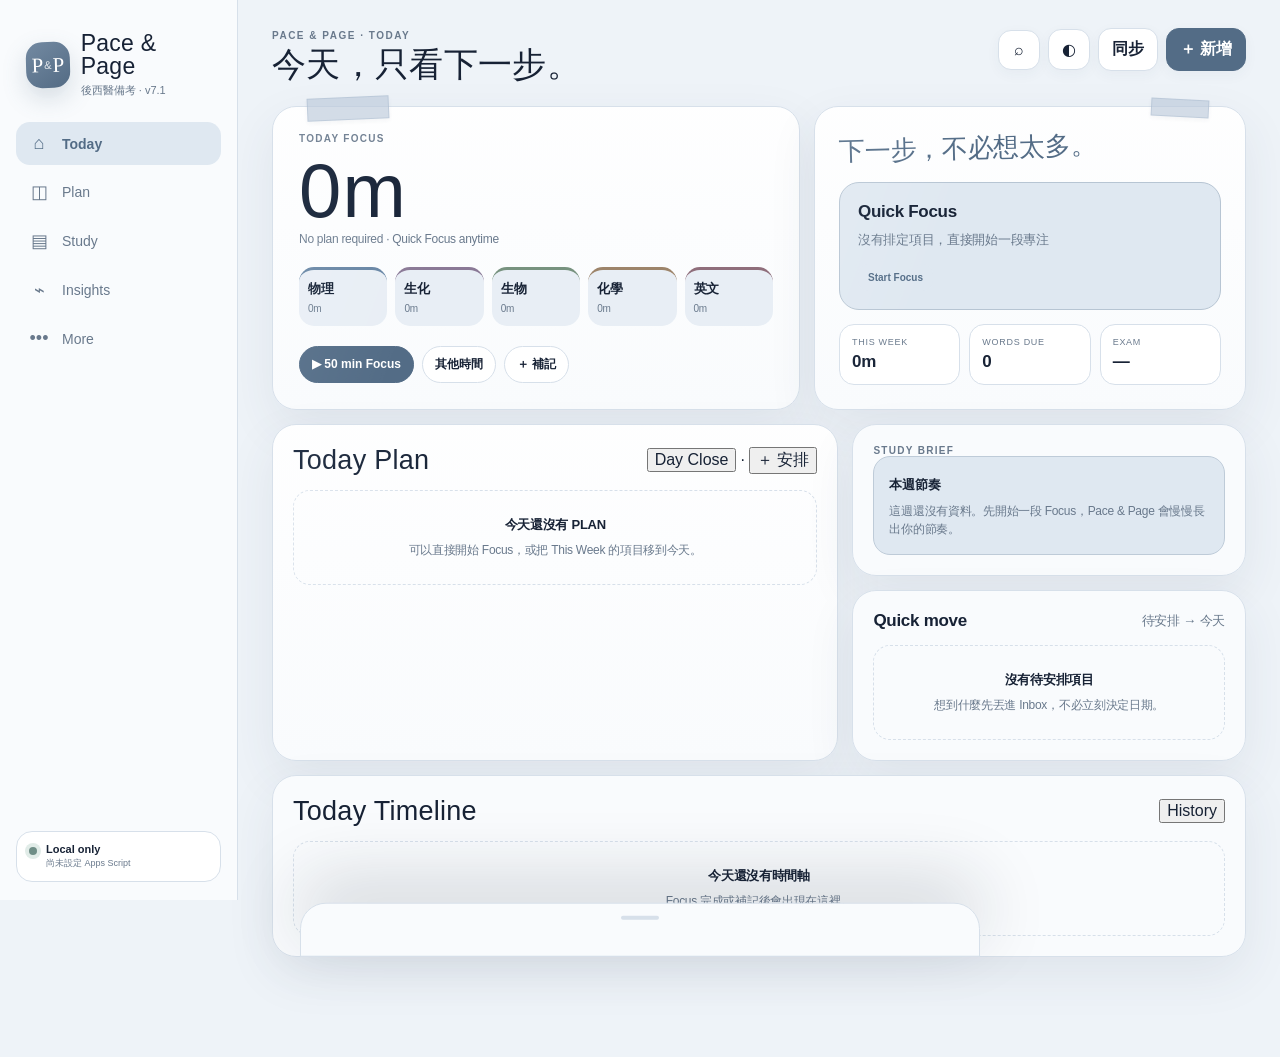
<file: index.html>
<!doctype html>
<html lang="zh-Hant">
<head>
  <meta charset="utf-8">
  <meta name="viewport" content="width=device-width,initial-scale=1,viewport-fit=cover">
  <meta name="theme-color" content="#eef3f8">
  <meta name="apple-mobile-web-app-capable" content="yes">
  <meta name="apple-mobile-web-app-status-bar-style" content="default">
  <meta name="description" content="Pace & Page｜後西醫備考 Planner、Focus 與進度追蹤">
  <title>Pace & Page｜後西醫備考</title>
  <link rel="manifest" href="manifest.webmanifest">
  <link rel="apple-touch-icon" href="icon-180.png">
  <link rel="stylesheet" href="styles.css">
</head>
<body>
<div id="appShell" class="app-shell">
  <aside class="sidebar">
    <button class="brand" data-nav="today" aria-label="回到 Today">
      <span class="brand-mark"><i>P</i><em>&</em><i>P</i></span>
      <span class="brand-copy"><b class="display-font">Pace & Page</b><small>後西醫備考 · v7.1</small></span>
    </button>
    <nav class="side-nav">
      <button class="nav-item active" data-nav="today"><span class="nav-ico">⌂</span><span>Today</span></button>
      <button class="nav-item" data-nav="plan"><span class="nav-ico">◫</span><span>Plan</span></button>
      <button class="nav-item" data-nav="study"><span class="nav-ico">▤</span><span>Study</span></button>
      <button class="nav-item" data-nav="insights"><span class="nav-ico">⌁</span><span>Insights</span></button>
      <button class="nav-item" data-nav="more"><span class="nav-ico">•••</span><span>More</span></button>
    </nav>
    <div class="sidebar-foot">
      <button class="sync-card" id="syncBtnSide">
        <span class="sync-dot" id="syncDot"></span>
        <span><b id="syncStatus">Local ready</b><small id="lastSync">尚未雲端同步</small></span>
      </button>
    </div>
  </aside>

  <main class="main">
    <header class="topbar">
      <div class="top-title">
        <p id="eyebrow">PACE & PAGE · TODAY</p>
        <h1 class="display-font" id="pageTitle">今天，只看下一步。</h1>
      </div>
      <div class="top-actions">
        <button class="icon-btn" id="searchBtn" title="搜尋">⌕</button>
        <button class="icon-btn" id="themeBtn" title="切換深色模式">◐</button>
        <button class="soft-btn desktop-only" id="syncBtn">同步</button>
        <button class="primary-btn" id="quickAddBtn">＋ 新增</button>
      </div>
    </header>

    <section class="view active" id="view-today"></section>
    <section class="view" id="view-plan"></section>
    <section class="view" id="view-study"></section>
    <section class="view" id="view-insights"></section>
    <section class="view" id="view-more"></section>
  </main>

  <nav class="mobile-nav">
    <button class="active" data-nav="today"><span>⌂</span><small>Today</small></button>
    <button data-nav="plan"><span>◫</span><small>Plan</small></button>
    <button data-nav="study"><span>▤</span><small>Study</small></button>
    <button data-nav="insights"><span>⌁</span><small>Insights</small></button>
    <button data-nav="more"><span>•••</span><small>More</small></button>
  </nav>

  <button class="fab" id="fabBtn" aria-label="快速新增">＋</button>

  <div class="sheet-backdrop" id="sheetBackdrop"></div>
  <section class="bottom-sheet" id="bottomSheet" aria-modal="true" role="dialog">
    <div class="sheet-grabber"></div>
    <div id="sheetContent"></div>
  </section>

  <div class="focus-layer" id="focusLayer" aria-hidden="true">
    <div class="focus-shell paper-focus">
      <div class="focus-top">
        <div class="focus-meta"><span id="focusSubject">Quick Focus</span><small id="focusTopic">結束後再紀錄內容</small></div>
        <div class="focus-window-actions">
          <button class="focus-window-btn" id="focusMinimize" title="縮小">⌄</button>
          <button class="focus-window-btn danger" id="focusCancel" title="取消">×</button>
        </div>
      </div>
      <div class="clock-face" id="clockFace">
        <div class="clock-progress" id="clockProgress"></div>
        <div class="clock-inner">
          <div class="clock-kicker display-font">Focus</div>
          <div class="focus-clock" id="focusClock">50:00</div>
          <div class="clock-status" id="focusStatus">專注中</div>
        </div>
      </div>
      <div class="focus-controls">
        <button class="focus-btn ghost" id="focusPlus10">+10</button>
        <button class="focus-btn primary" id="focusPause">Pause</button>
        <button class="focus-btn ghost" id="focusPlus15">+15</button>
      </div>
      <button class="finish-focus" id="focusFinish">完成這段 Focus</button>
    </div>
  </div>

  <aside class="mini-focus" id="miniFocus" aria-hidden="true">
    <button class="mini-main" id="miniExpand">
      <span class="mini-clock-icon">◷</span>
      <span><b id="miniFocusTime">50:00</b><small id="miniFocusLabel">Quick Focus</small></span>
    </button>
    <button id="miniPause" title="暫停">Ⅱ</button>
    <button id="miniFinish" title="完成">✓</button>
  </aside>

  <div class="toast" id="toast"><span id="toastText"></span><button id="toastUndo" hidden>UNDO</button></div>
</div>
<script src="app.js"></script>
</body>
</html>
</file>
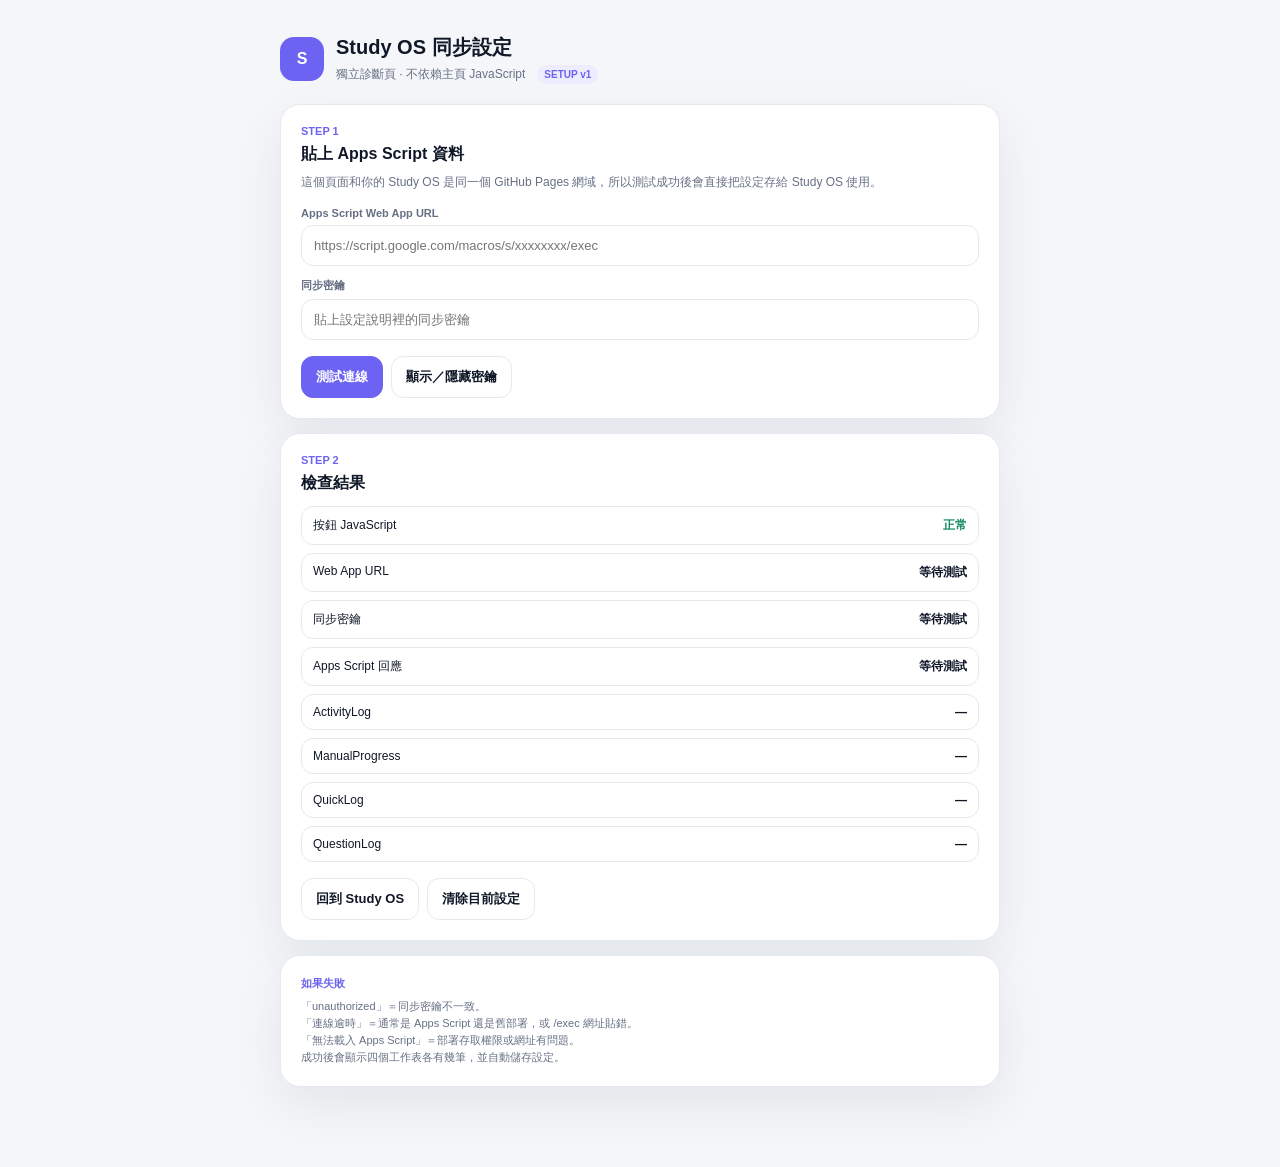
<file: setup.html>
<!doctype html>
<html lang="zh-Hant">
<head>
<meta charset="utf-8">
<meta name="viewport" content="width=device-width,initial-scale=1,viewport-fit=cover">
<meta name="theme-color" content="#6d63f2">
<title>Study OS 同步設定</title>
<style>
:root{--bg:#f4f6f9;--panel:#fff;--text:#101828;--muted:#667085;--line:#e6e9ef;--accent:#6d63f2;--green:#138a61;--greenBg:#e9f8f2;--red:#c83d3d;--redBg:#fff0f0;--amber:#a66a0a;--amberBg:#fff7e7}
*{box-sizing:border-box}body{margin:0;background:var(--bg);color:var(--text);font-family:-apple-system,BlinkMacSystemFont,"PingFang TC","Noto Sans TC","Segoe UI",sans-serif}
main{width:min(720px,calc(100% - 28px));margin:34px auto 80px}.brand{display:flex;align-items:center;gap:12px;margin-bottom:20px}.logo{width:44px;height:44px;display:grid;place-items:center;border-radius:14px;background:var(--accent);color:#fff;font-weight:900}.brand h1{font-size:20px;margin:0}.brand p{font-size:12px;color:var(--muted);margin:4px 0 0}
.card{background:var(--panel);border:1px solid var(--line);border-radius:20px;padding:20px;box-shadow:0 18px 50px rgba(16,24,40,.07);margin-bottom:14px}.step{font-size:11px;color:var(--accent);font-weight:800;margin-bottom:7px}.card h2{font-size:16px;margin:0 0 8px}.note{font-size:12px;color:var(--muted);line-height:1.6;margin-bottom:15px}
label{display:block;font-size:11px;color:var(--muted);font-weight:750;margin:12px 0 6px}input{width:100%;padding:12px;border:1px solid var(--line);border-radius:12px;font:inherit;font-size:13px;outline:none;background:#fff}.buttons{display:flex;gap:8px;flex-wrap:wrap;margin-top:16px}button,a.btn{border:1px solid var(--line);background:#fff;color:var(--text);border-radius:12px;padding:11px 14px;font-weight:750;text-decoration:none;font-size:13px;cursor:pointer}.primary{background:var(--accent)!important;border-color:var(--accent)!important;color:white!important}button:disabled{opacity:.55;cursor:wait}
.status{border-radius:14px;padding:13px 14px;font-size:12px;line-height:1.55;margin-top:14px;display:none}.status.show{display:block}.status.info{background:var(--amberBg);color:var(--amber)}.status.ok{background:var(--greenBg);color:var(--green)}.status.err{background:var(--redBg);color:var(--red)}.checks{display:grid;gap:8px;margin-top:12px}.check{display:flex;justify-content:space-between;gap:12px;padding:10px 11px;border:1px solid var(--line);border-radius:12px;font-size:12px}.check span:last-child{font-weight:800}.mono{font-family:ui-monospace,SFMono-Regular,Menlo,monospace;font-size:11px;word-break:break-all}.small{font-size:11px;color:var(--muted);line-height:1.55}.version{display:inline-block;padding:4px 7px;border-radius:999px;background:#eeecff;color:#6d63f2;font-size:10px;font-weight:800}
</style>
</head>
<body>
<main>
  <div class="brand"><div class="logo">S</div><div><h1>Study OS 同步設定</h1><p>獨立診斷頁 · 不依賴主頁 JavaScript　<span class="version">SETUP v1</span></p></div></div>

  <div class="card">
    <div class="step">STEP 1</div>
    <h2>貼上 Apps Script 資料</h2>
    <div class="note">這個頁面和你的 Study OS 是同一個 GitHub Pages 網域，所以測試成功後會直接把設定存給 Study OS 使用。</div>
    <label>Apps Script Web App URL</label>
    <input id="url" placeholder="https://script.google.com/macros/s/xxxxxxxx/exec" autocomplete="off">
    <label>同步密鑰</label>
    <input id="token" type="password" placeholder="貼上設定說明裡的同步密鑰" autocomplete="off">
    <div class="buttons"><button class="primary" id="test">測試連線</button><button id="show">顯示／隱藏密鑰</button></div>
    <div id="status" class="status"></div>
  </div>

  <div class="card">
    <div class="step">STEP 2</div>
    <h2>檢查結果</h2>
    <div class="checks">
      <div class="check"><span>按鈕 JavaScript</span><span id="cJs">等待測試</span></div>
      <div class="check"><span>Web App URL</span><span id="cUrl">等待測試</span></div>
      <div class="check"><span>同步密鑰</span><span id="cToken">等待測試</span></div>
      <div class="check"><span>Apps Script 回應</span><span id="cApi">等待測試</span></div>
      <div class="check"><span>ActivityLog</span><span id="cA">—</span></div>
      <div class="check"><span>ManualProgress</span><span id="cM">—</span></div>
      <div class="check"><span>QuickLog</span><span id="cQ">—</span></div>
      <div class="check"><span>QuestionLog</span><span id="cQQ">—</span></div>
    </div>
    <div class="buttons"><a class="btn" href="./">回到 Study OS</a><button id="clear">清除目前設定</button></div>
  </div>

  <div class="card">
    <div class="step">如果失敗</div>
    <div class="small">
      「unauthorized」＝同步密鑰不一致。<br>
      「連線逾時」＝通常是 Apps Script 還是舊部署，或 /exec 網址貼錯。<br>
      「無法載入 Apps Script」＝部署存取權限或網址有問題。<br>
      成功後會顯示四個工作表各有幾筆，並自動儲存設定。
    </div>
  </div>
</main>

<script>
(function(){
  const $=id=>document.getElementById(id);
  const status=(msg,type)=>{
    $("status").className="status show "+type;
    $("status").textContent=msg;
  };
  const mark=(id,text,ok=null)=>{
    $(id).textContent=text;
    $(id).style.color=ok===true?"#138a61":ok===false?"#c83d3d":"";
  };
  mark("cJs","正常",true);

  let settings={};
  try{settings=JSON.parse(localStorage.getItem("studySettings")||"{}")||{}}catch{}
  let dedicatedUrl="",dedicatedToken="";
  try{dedicatedUrl=localStorage.getItem("studyWebAppUrl")||sessionStorage.getItem("studyWebAppUrl")||""}catch{}
  try{dedicatedToken=localStorage.getItem("studyWriteToken")||sessionStorage.getItem("studyWriteToken")||""}catch{}
  $("url").value=dedicatedUrl||settings.webAppUrl||settings.manualWebAppUrl||"";
  $("token").value=dedicatedToken||settings.writeToken||settings.manualToken||"";

  $("show").addEventListener("click",()=>{
    $("token").type=$("token").type==="password"?"text":"password";
  });

  $("clear").addEventListener("click",()=>{
    let s={};
    try{s=JSON.parse(localStorage.getItem("studySettings")||"{}")||{}}catch{}
    delete s.webAppUrl;delete s.writeToken;delete s.manualWebAppUrl;delete s.manualToken;
    localStorage.setItem("studySettings",JSON.stringify(s));
    try{localStorage.removeItem("studyWebAppUrl");localStorage.removeItem("studyWriteToken");sessionStorage.removeItem("studyWebAppUrl");sessionStorage.removeItem("studyWriteToken")}catch{}
    $("url").value="";$("token").value="";
    status("已清除 Web App URL 與同步密鑰。","info");
  });

  $("test").addEventListener("click",async()=>{
    const btn=$("test");
    const url=$("url").value.trim();
    const token=$("token").value.trim();

    mark("cJs","正常",true);
    mark("cUrl",url&&/^https:\/\/script\.google\.com\/macros\/s\/.+\/exec(?:\?.*)?$/.test(url)?"格式正常":"請檢查",!!(url&&/^https:\/\/script\.google\.com\/macros\/s\/.+\/exec(?:\?.*)?$/.test(url)));
    mark("cToken",token?"已填":"未填",!!token);
    mark("cApi","測試中…",null);
    ["cA","cM","cQ","cQQ"].forEach(id=>mark(id,"—"));

    if(!url){status("請先貼 Apps Script Web App URL。","err");return}
    if(!token){status("請先貼同步密鑰。","err");return}

    btn.disabled=true;btn.textContent="測試中…";
    status("按鈕有正常收到點擊。現在正在連 Apps Script，最多等 12 秒。","info");

    let settled=false;
    const cb="__studySetup_"+Date.now()+"_"+Math.random().toString(36).slice(2);
    const s=document.createElement("script");

    const finish=()=>{
      delete window[cb];
      s.remove();
      btn.disabled=false;
      btn.textContent="測試連線";
    };

    const timer=setTimeout(()=>{
      if(settled)return;
      settled=true;finish();
      mark("cApi","逾時",false);
      status("連線逾時。請確認 Apps Script 已使用最新版程式碼重新「新增部署」，並貼的是新的 /exec 網址。","err");
    },12000);

    window[cb]=(data)=>{
      if(settled)return;
      settled=true;clearTimeout(timer);finish();

      if(!data||data.ok!==true){
        mark("cApi",data&&data.error?data.error:"失敗",false);
        if(data&&data.error==="unauthorized"){
          mark("cToken","不一致",false);
          status("Apps Script 有收到請求，但同步密鑰不一致。請確認網站填的密鑰和 Apps Script 的 STUDY_OS_WRITE_SECRET 完全相同。","err");
        }else{
          status("Apps Script 有回應，但回傳失敗："+((data&&data.error)||"未知錯誤"),"err");
        }
        return;
      }

      const a=Array.isArray(data.activityLog)?data.activityLog:[];
      const m=Array.isArray(data.manualProgress)?data.manualProgress:[];
      const q=Array.isArray(data.quickLog)?data.quickLog:[];
      const qq=Array.isArray(data.questionLog)?data.questionLog:[];

      mark("cApi","成功",true);
      mark("cA",a.length+" 筆",true);
      mark("cM",m.length+" 筆",true);
      mark("cQ",q.length+" 筆",true);
      mark("cQQ",qq.length+" 筆",true);

      let old={};
      try{old=JSON.parse(localStorage.getItem("studySettings")||"{}")||{}}catch{}
      const saved={
        ...old,
        webAppUrl:url,
        writeToken:token,
        activitySheet:old.activitySheet||"ActivityLog",
        manualSheet:old.manualSheet||"ManualProgress",
        quickSheet:old.quickSheet||"QuickLog",
        questionSheet:old.questionSheet||"QuestionLog",
        refreshMin:Number(old.refreshMin)||5,
        reviewIntervals:Array.isArray(old.reviewIntervals)?old.reviewIntervals:[3,7,14,30]
      };
      localStorage.setItem("studySettings",JSON.stringify(saved));
      try{
        localStorage.setItem("studyWebAppUrl",url);
        localStorage.setItem("studyWriteToken",token);
        sessionStorage.setItem("studyWebAppUrl",url);
        sessionStorage.setItem("studyWriteToken",token);
      }catch{}

      localStorage.setItem("studyActivities",JSON.stringify(a));
      const mm={};m.forEach(x=>{if(x.key)mm[x.key]=x});
      localStorage.setItem("studyManualProgress",JSON.stringify(mm));
      localStorage.setItem("studyQuickLog",JSON.stringify(q));
      localStorage.setItem("studyQuestionLog",JSON.stringify(qq));
      localStorage.setItem("studyLastSync",String(Date.now()));

      status("同步成功，設定已儲存給 Study OS。現在可以按「回到 Study OS」。","ok");
    };

    s.onerror=()=>{
      if(settled)return;
      settled=true;clearTimeout(timer);finish();
      mark("cApi","無法載入",false);
      status("瀏覽器無法載入 Apps Script。請確認 Web App 的部署權限與 /exec 網址。","err");
    };

    try{
      const u=new URL(url);
      u.searchParams.set("action","sync");u.searchParams.set("refresh_calendar","1");
      u.searchParams.set("token",token);
      u.searchParams.set("callback",cb);
      u.searchParams.set("_",Date.now());
      s.src=u.toString();
      document.head.appendChild(s);
    }catch(e){
      settled=true;clearTimeout(timer);finish();
      mark("cUrl","網址錯誤",false);
      status("Web App URL 格式無法解析。","err");
    }
  });
})();
</script>
</body>
</html>
</file>
<file: styles.css>
@font-face{font-family:"Chenyu";src:url("https://raw.githubusercontent.com/Chenyu-otf/chenyuluoyan_thin/main/ChenYuluoyan-2.0-Thin.ttf") format("truetype");font-display:swap}
:root{
  --bg:#eef3f8;--paper:#f9fbfd;--paper2:#ffffff;--paper3:#e8eef5;--ink:#172235;--muted:#69798c;--line:#d7e0ea;
  --blue:#657f99;--blue2:#536c86;--blue-soft:#dfe8f1;--navy:#334a63;--rose:#a97f88;--rose-soft:#f1e4e7;
  --sand:#b2956c;--sand-soft:#f1eadf;--red:#b65f67;--red-soft:#f6e5e8;--green:#6f8e87;--green-soft:#e1ece8;
  --physics:#6785a4;--biochem:#8a7996;--biology:#77927f;--chem:#9d846a;--english:#8f6e7b;
  --shadow:0 18px 50px rgba(48,67,88,.08);--shadow2:0 9px 24px rgba(48,67,88,.06);--radius:24px;
  --body:-apple-system,BlinkMacSystemFont,"SF Pro Text","PingFang TC","Noto Sans TC","Microsoft JhengHei",sans-serif;
}
[data-theme="dark"]{
  --bg:#0e1622;--paper:#131e2b;--paper2:#182534;--paper3:#223245;--ink:#f2f5f8;--muted:#9eabbc;--line:#2b3c50;
  --blue:#91a8bd;--blue2:#b2c5d5;--blue-soft:#203246;--navy:#c2d1df;--rose:#c8939d;--rose-soft:#39282f;
  --sand:#c4a477;--sand-soft:#342d24;--red:#df8790;--red-soft:#3e252b;--green:#90aaa3;--green-soft:#233630;
  --shadow:0 20px 55px rgba(0,0,0,.28);--shadow2:0 10px 26px rgba(0,0,0,.2)
}
*{box-sizing:border-box}html{background:var(--bg)}body{margin:0;background:var(--bg);color:var(--ink);font-family:var(--body);letter-spacing:-.018em}button,input,select,textarea{font:inherit;color:inherit}button{cursor:pointer}.display-font{font-family:"Chenyu",var(--body);font-weight:400;letter-spacing:.01em}
body:before{content:"";position:fixed;inset:0;pointer-events:none;opacity:.15;background-image:radial-gradient(rgba(83,108,134,.18) .6px,transparent .6px);background-size:8px 8px;mix-blend-mode:multiply}.app-shell{min-height:100vh}.sidebar{position:fixed;left:0;top:0;bottom:0;width:238px;padding:24px 16px 18px;background:color-mix(in srgb,var(--paper) 96%,transparent);border-right:1px solid var(--line);backdrop-filter:blur(22px);z-index:30;display:flex;flex-direction:column}.brand{border:0;background:transparent;text-align:left;display:flex;gap:11px;align-items:center;padding:8px 10px 24px}.brand-mark{width:46px;height:46px;border-radius:16px;background:linear-gradient(145deg,#738aa2,#536b84);color:#fff;display:flex;align-items:center;justify-content:center;gap:1px;box-shadow:0 10px 24px rgba(83,109,134,.22);transform:rotate(-1.5deg)}.brand-mark i{font-family:"Chenyu",serif;font-style:normal;font-size:21px}.brand-mark em{font-style:normal;font-size:11px;opacity:.85}.brand-copy b{display:block;font-size:23px;line-height:1}.brand-copy small{display:block;color:var(--muted);font-size:11px;margin-top:5px}.side-nav{display:grid;gap:5px}.nav-item{border:0;background:transparent;border-radius:14px;padding:11px 12px;display:flex;gap:12px;align-items:center;color:var(--muted);text-align:left;font-size:14px}.nav-item:hover{background:var(--paper3);color:var(--ink)}.nav-item.active{background:var(--blue-soft);color:var(--blue2);font-weight:760}.nav-ico{width:22px;text-align:center;font-size:18px}.sidebar-foot{margin-top:auto}.sync-card{width:100%;border:1px solid var(--line);background:var(--paper2);border-radius:16px;padding:11px 12px;display:flex;align-items:flex-start;gap:9px;text-align:left}.sync-card b{font-size:11px;display:block}.sync-card small{display:block;color:var(--muted);font-size:9px;margin-top:2px}.sync-dot{width:8px;height:8px;border-radius:99px;background:var(--green);margin-top:4px;box-shadow:0 0 0 4px var(--green-soft)}.sync-dot.busy{background:var(--sand);box-shadow:0 0 0 4px var(--sand-soft)}.sync-dot.error{background:var(--red);box-shadow:0 0 0 4px var(--red-soft)}
.main{margin-left:238px;padding:28px 34px 100px;max-width:1540px}.topbar{display:flex;justify-content:space-between;align-items:flex-start;gap:20px;margin-bottom:24px}.top-title p{margin:2px 0 5px;font-size:10px;letter-spacing:.15em;color:var(--muted);font-weight:800}.top-title h1{margin:0;font-size:34px;line-height:1.06}.top-actions{display:flex;gap:8px;align-items:center}.icon-btn,.soft-btn,.primary-btn{border:1px solid var(--line);border-radius:13px;padding:10px 13px;background:var(--paper2);box-shadow:0 4px 14px rgba(48,67,88,.045)}.icon-btn{width:42px}.soft-btn{font-weight:720}.primary-btn{background:var(--blue2);color:#fff;border-color:var(--blue2);font-weight:780}.view{display:none}.view.active{display:block}
.grid{display:grid;gap:14px}.grid-2{grid-template-columns:minmax(0,1.18fr) minmax(300px,.82fr)}.grid-3{grid-template-columns:repeat(3,minmax(0,1fr))}.grid-4{grid-template-columns:repeat(4,minmax(0,1fr))}.spacer{height:14px}.card{position:relative;background:color-mix(in srgb,var(--paper) 98%,transparent);border:1px solid var(--line);border-radius:var(--radius);box-shadow:var(--shadow)}.card.pad{padding:20px}.paper-card{background:linear-gradient(180deg,color-mix(in srgb,var(--paper2) 97%,#dce5ef 3%),var(--paper));box-shadow:var(--shadow)}.paper-card:after{content:"";position:absolute;inset:0;border-radius:inherit;pointer-events:none;background:linear-gradient(110deg,rgba(255,255,255,.3),transparent 34%,rgba(93,117,142,.03) 65%,transparent);mix-blend-mode:soft-light}.tape{position:absolute;width:82px;height:23px;top:-10px;left:34px;background:rgba(188,202,218,.65);border:1px solid rgba(153,174,195,.35);transform:rotate(-2.5deg);box-shadow:0 2px 4px rgba(50,70,90,.05);z-index:2}.tape.right{left:auto;right:36px;transform:rotate(3deg)}.tape.small{width:58px;height:18px;top:-8px}.section-label{font-size:10px;letter-spacing:.13em;font-weight:820;color:var(--muted);text-transform:uppercase}.section-head{display:flex;justify-content:space-between;align-items:center;gap:12px;margin-bottom:14px}.section-head h2,.section-head h3{margin:0;font-size:17px}.section-head h2.display-font{font-size:27px}.section-head small{color:var(--muted)}.muted{color:var(--muted)}.divider{height:1px;background:var(--line);margin:16px 0}
.today-layout{display:grid;grid-template-columns:minmax(0,1.1fr) minmax(320px,.9fr);gap:14px}.focus-hero{padding:26px;min-height:286px;display:flex;flex-direction:column;justify-content:space-between;overflow:visible}.focus-hero .big-time{font-family:"Chenyu",var(--body);font-size:76px;line-height:.88;margin:14px 0 7px;letter-spacing:.015em}.focus-hero .subline{font-size:12px;color:var(--muted)}.hero-actions{display:flex;gap:8px;flex-wrap:wrap;margin-top:20px}.pill-btn{border:1px solid var(--line);background:var(--paper2);border-radius:99px;padding:9px 12px;font-size:12px;font-weight:730}.pill-btn.primary{background:var(--blue2);border-color:var(--blue2);color:#fff}.subject-strip{display:grid;grid-template-columns:repeat(5,1fr);gap:8px;margin-top:20px}.subject-pill{padding:10px 9px;border-radius:15px;background:var(--paper3);min-width:0}.subject-pill b{display:block;font-size:13px;white-space:nowrap}.subject-pill small{color:var(--muted);font-size:10px}.subject-pill[data-subject="物理"]{border-top:3px solid var(--physics)}.subject-pill[data-subject="生化"]{border-top:3px solid var(--biochem)}.subject-pill[data-subject="生物"]{border-top:3px solid var(--biology)}.subject-pill[data-subject="化學"]{border-top:3px solid var(--chem)}.subject-pill[data-subject="英文"]{border-top:3px solid var(--english)}
.next-paper{padding:24px;min-height:286px}.next-paper .hand-note{display:inline-block;font-family:"Chenyu",var(--body);font-size:26px;color:var(--blue2);transform:rotate(-1.5deg);margin-bottom:16px}.next-card{background:var(--blue-soft);border:1px solid color-mix(in srgb,var(--blue) 28%,var(--line));border-radius:20px;padding:18px}.next-card b{display:block;font-size:17px;line-height:1.35}.next-card small{display:block;color:var(--muted);margin-top:7px}.next-card .actions{display:flex;gap:8px;margin-top:15px}.micro-kpis{display:grid;grid-template-columns:repeat(3,1fr);gap:9px;margin-top:14px}.micro-kpi{padding:12px;border:1px solid var(--line);border-radius:15px;background:var(--paper2)}.micro-kpi span{font-size:9px;color:var(--muted);display:block;text-transform:uppercase;letter-spacing:.08em}.micro-kpi b{font-size:17px;display:block;margin-top:5px}
.task-list{display:grid;gap:9px}.task{border:1px solid var(--line);background:var(--paper2);border-radius:17px;padding:11px 12px;display:grid;grid-template-columns:auto 1fr auto;align-items:center;gap:10px;transition:.18s}.task:hover{transform:translateY(-1px);box-shadow:var(--shadow2)}.task.done{opacity:.62}.task-check{width:30px;height:30px;border-radius:10px;border:1px solid var(--line);background:var(--paper3);font-weight:800}.task.done .task-check{background:var(--green-soft);color:var(--green)}.task-main{min-width:0}.task-main b{display:block;font-size:13px;line-height:1.35;white-space:nowrap;overflow:hidden;text-overflow:ellipsis}.task-main small{display:block;color:var(--muted);font-size:10px;margin-top:4px}.task-actions{display:flex;gap:6px}.tiny-btn{border:1px solid var(--line);background:var(--paper2);border-radius:10px;padding:7px 9px;font-size:10px;font-weight:740}.tiny-btn.go{background:var(--blue-soft);border-color:transparent;color:var(--blue2)}.tiny-btn.danger{color:var(--red)}.empty-state{padding:24px;text-align:center;color:var(--muted);font-size:12px;line-height:1.6;border:1px dashed var(--line);border-radius:17px}.empty-state b{display:block;color:var(--ink);font-size:13px;margin-bottom:5px}.timeline-list{display:grid;gap:0}.timeline-item{display:grid;grid-template-columns:70px 16px 1fr auto;gap:9px;align-items:start}.timeline-time{color:var(--muted);font-size:10px;padding-top:2px;text-align:right}.timeline-line{position:relative;min-height:48px}.timeline-line:before{content:"";position:absolute;left:7px;top:6px;bottom:-6px;width:1px;background:var(--line)}.timeline-line:after{content:"";position:absolute;left:3px;top:4px;width:9px;height:9px;border-radius:50%;background:var(--blue);box-shadow:0 0 0 4px var(--blue-soft)}.timeline-item:last-child .timeline-line:before{display:none}.timeline-body{padding-bottom:13px}.timeline-body b{display:block;font-size:12px;line-height:1.35}.timeline-body small{display:block;color:var(--muted);font-size:10px;margin-top:3px}.more-btn{border:0;background:transparent;color:var(--muted);font-size:18px;padding:0 4px}
.brief{padding:15px;border-radius:17px;background:var(--blue-soft);border:1px solid color-mix(in srgb,var(--blue) 22%,var(--line));line-height:1.55}.brief strong{font-size:13px}.brief p{margin:5px 0 0;font-size:12px;color:var(--muted)}.hand-caption{font-family:"Chenyu",var(--body);font-size:23px;color:var(--blue2);transform:rotate(-1deg);display:inline-block}
.tabs{display:flex;gap:6px;flex-wrap:wrap}.tabs button{border:1px solid var(--line);background:var(--paper2);border-radius:99px;padding:8px 12px;font-size:11px;font-weight:720;color:var(--muted)}.tabs button.active{background:var(--blue-soft);color:var(--blue2);border-color:transparent}.segmented{display:inline-flex;padding:3px;border-radius:13px;background:var(--paper3);gap:3px}.segmented button{border:0;background:transparent;padding:7px 10px;border-radius:10px;font-size:10px;font-weight:720;color:var(--muted)}.segmented button.active{background:var(--paper2);color:var(--ink);box-shadow:0 2px 8px rgba(40,60,80,.08)}
.plan-columns{display:grid;grid-template-columns:repeat(3,minmax(0,1fr));gap:14px}.plan-column{padding:18px}.plan-column .col-head{display:flex;justify-content:space-between;align-items:center;margin-bottom:12px}.plan-column .col-head h3{margin:0;font-size:14px}.plan-column .col-head span{font-size:10px;color:var(--muted)}.plan-drop{display:grid;gap:8px;min-height:70px}.plan-card{border:1px solid var(--line);background:var(--paper2);border-radius:15px;padding:12px;position:relative}.plan-card b{display:block;font-size:12px;line-height:1.35;padding-right:25px}.plan-card small{display:block;color:var(--muted);font-size:10px;margin-top:5px}.plan-card .plan-buttons{display:flex;gap:5px;flex-wrap:wrap;margin-top:9px}.plan-card .more-btn{position:absolute;right:8px;top:8px}.capacity{display:flex;align-items:center;gap:14px}.capacity-ring{width:72px;height:72px;border-radius:50%;display:grid;place-items:center;background:conic-gradient(var(--blue) var(--capacity,0%),var(--paper3) 0);position:relative}.capacity-ring:after{content:"";position:absolute;inset:7px;border-radius:50%;background:var(--paper2)}.capacity-ring b{z-index:1;font-size:13px}.capacity-copy b{font-size:15px}.capacity-copy small{display:block;color:var(--muted);font-size:10px;margin-top:4px}.weekly-bars{display:grid;gap:10px}.weekly-row{display:grid;grid-template-columns:56px 1fr 105px;gap:10px;align-items:center;font-size:11px}.bar-track{height:9px;border-radius:99px;background:var(--paper3);overflow:hidden;position:relative}.bar-track i{display:block;height:100%;border-radius:99px;background:var(--blue)}.weekly-row b{text-align:right;font-size:11px}
.course-toolbar{display:flex;gap:8px;flex-wrap:wrap;margin-bottom:13px}.search-field{position:relative;flex:1;min-width:220px}.search-field input{width:100%;padding:10px 12px 10px 36px;border:1px solid var(--line);border-radius:13px;background:var(--paper2);outline:none}.search-field:before{content:"⌕";position:absolute;left:13px;top:8px;color:var(--muted)}.select,.field input,.field select,.field textarea{width:100%;padding:10px 11px;border:1px solid var(--line);border-radius:12px;background:var(--paper2);outline:none}.field textarea{min-height:88px;resize:vertical}.course-grid{display:grid;grid-template-columns:repeat(3,minmax(0,1fr));gap:10px}.course-card{border:1px solid var(--line);border-radius:17px;background:var(--paper2);padding:14px;position:relative}.course-card .course-code{font-size:10px;color:var(--blue2);font-weight:800}.course-card b{display:block;font-size:12px;line-height:1.4;margin:5px 0}.course-card small{color:var(--muted);font-size:10px}.course-actions{display:flex;gap:6px;margin-top:10px}.status-dot{width:7px;height:7px;border-radius:99px;display:inline-block;margin-right:4px;background:var(--line)}.status-dot.done{background:var(--green)}.status-dot.progress{background:var(--sand)}
.metric-card{padding:17px}.metric-card span{display:block;color:var(--muted);font-size:10px}.metric-card b{display:block;font-size:25px;margin-top:8px}.metric-card small{display:block;color:var(--muted);margin-top:4px;font-size:10px}.metric-card.emphasis{background:var(--blue-soft)}.insight-head{display:flex;justify-content:space-between;align-items:flex-start;gap:12px}.insight-head .headline{font-family:"Chenyu",var(--body);font-size:30px}.delta.up{color:var(--green)}.delta.down{color:var(--rose)}.chart-title{font-size:12px;font-weight:780;margin-bottom:3px}.chart-question{font-size:10px;color:var(--muted);margin-bottom:14px}.hbars{display:grid;gap:11px}.hbar{display:grid;grid-template-columns:58px 1fr 78px;gap:10px;align-items:center;font-size:11px}.hbar-track{height:10px;background:var(--paper3);border-radius:99px;overflow:hidden}.hbar-track i{display:block;height:100%;border-radius:99px}.hbar button{border:0;background:transparent;text-align:right;font-weight:760;font-size:11px;padding:0}.daily-bars{height:180px;display:flex;align-items:flex-end;gap:7px;padding-top:18px}.day-col{flex:1;display:grid;justify-items:center;gap:5px}.day-col .bar{width:min(24px,70%);border-radius:8px 8px 3px 3px;background:var(--blue);min-height:3px;position:relative}.day-col .bar:hover:after{content:attr(data-label);position:absolute;bottom:calc(100% + 5px);left:50%;transform:translateX(-50%);background:var(--ink);color:var(--paper2);font-size:9px;padding:4px 6px;border-radius:7px;white-space:nowrap}.day-col small{font-size:8px;color:var(--muted)}.heatmap{display:grid;grid-template-columns:repeat(14,1fr);gap:5px}.heat-cell{aspect-ratio:1;border-radius:4px;background:var(--paper3)}.heat-cell.l1{background:color-mix(in srgb,var(--blue) 24%,var(--paper3))}.heat-cell.l2{background:color-mix(in srgb,var(--blue) 45%,var(--paper3))}.heat-cell.l3{background:color-mix(in srgb,var(--blue) 68%,var(--paper3))}.heat-cell.l4{background:var(--blue)}.stat-note{border-left:3px solid var(--blue);padding:10px 12px;background:var(--blue-soft);border-radius:0 13px 13px 0;font-family:"Chenyu",var(--body);font-size:21px;line-height:1.3}
.vocab-list{display:grid;gap:8px}.vocab-row{border:1px solid var(--line);background:var(--paper2);border-radius:15px;padding:11px 12px;display:grid;grid-template-columns:1fr auto;gap:10px}.vocab-row b{font-size:14px}.vocab-row small{display:block;color:var(--muted);font-size:10px;margin-top:4px}.flashcard{min-height:290px;border:1px solid var(--line);background:var(--paper2);border-radius:22px;padding:30px;display:grid;place-items:center;text-align:center}.flashcard .word{font-size:36px;font-weight:700}.flashcard .answer{display:none;margin-top:15px}.flashcard.revealed .answer{display:block}.flashcard .answer b{font-size:17px}.flashcard .answer p{color:var(--muted);font-size:12px}.grade-row{display:flex;gap:8px;justify-content:center;margin-top:13px}.grade-row button{border:1px solid var(--line);background:var(--paper2);border-radius:12px;padding:10px 15px;font-size:11px;font-weight:740}
.form{display:grid;gap:12px}.form-row{display:grid;grid-template-columns:1fr 1fr;gap:10px}.field label{display:block;font-size:10px;color:var(--muted);font-weight:720;margin:0 0 5px}.form-actions{display:flex;gap:8px;justify-content:flex-end;margin-top:4px}.form-actions button{border:1px solid var(--line);background:var(--paper2);border-radius:12px;padding:10px 13px;font-size:11px;font-weight:730}.form-actions .save{background:var(--blue2);border-color:var(--blue2);color:#fff}.quick-picks{display:flex;gap:6px;flex-wrap:wrap}.quick-picks button{border:1px solid var(--line);background:var(--paper2);border-radius:99px;padding:8px 11px;font-size:10px}.quick-picks button.active{background:var(--blue-soft);color:var(--blue2);border-color:transparent}.action-grid{display:grid;grid-template-columns:1fr 1fr;gap:9px}.action-card{border:1px solid var(--line);background:var(--paper2);border-radius:16px;padding:14px;text-align:left}.action-card b{display:block;font-size:12px}.action-card small{display:block;color:var(--muted);font-size:10px;margin-top:5px;line-height:1.35}.sheet-backdrop{position:fixed;inset:0;background:rgba(16,27,41,.28);opacity:0;pointer-events:none;transition:.22s;z-index:80}.sheet-backdrop.show{opacity:1;pointer-events:auto}.bottom-sheet{position:fixed;left:50%;bottom:0;width:min(680px,calc(100% - 22px));max-height:88vh;overflow:auto;transform:translate(-50%,105%);background:var(--paper);border:1px solid var(--line);border-radius:26px 26px 0 0;padding:10px 20px 24px;z-index:90;box-shadow:0 -22px 70px rgba(20,35,52,.18);transition:.28s cubic-bezier(.2,.7,.2,1)}.bottom-sheet.show{transform:translate(-50%,0)}.sheet-grabber{width:38px;height:4px;border-radius:99px;background:var(--line);margin:2px auto 12px}.sheet-title{display:flex;justify-content:space-between;align-items:flex-start;margin-bottom:16px}.sheet-title h2{font-family:"Chenyu",var(--body);font-size:29px;font-weight:400;margin:0}.sheet-title button{border:0;background:transparent;font-size:24px;color:var(--muted)}
.focus-layer{position:fixed;inset:0;background:color-mix(in srgb,var(--bg) 86%,rgba(28,43,59,.42));backdrop-filter:blur(18px);z-index:120;display:grid;place-items:center;opacity:0;pointer-events:none;transition:.22s}.focus-layer.show{opacity:1;pointer-events:auto}.focus-shell{width:min(510px,calc(100% - 28px));border:1px solid var(--line);border-radius:32px;background:var(--paper);padding:22px;box-shadow:0 28px 90px rgba(23,36,53,.24);position:relative}.paper-focus:before,.paper-focus:after{content:"";position:absolute;width:74px;height:22px;background:rgba(185,200,216,.58);top:-10px;z-index:2}.paper-focus:before{left:28px;transform:rotate(-4deg)}.paper-focus:after{right:30px;transform:rotate(3deg)}.focus-top{display:flex;justify-content:space-between;gap:12px;align-items:flex-start}.focus-meta span{display:block;font-weight:800}.focus-meta small{display:block;color:var(--muted);font-size:10px;margin-top:4px}.focus-window-actions{display:flex;gap:6px}.focus-window-btn{width:34px;height:34px;border:1px solid var(--line);background:var(--paper2);border-radius:11px}.focus-window-btn.danger{color:var(--red)}.clock-face{--p:100%;width:282px;height:282px;border-radius:50%;margin:26px auto 22px;position:relative;display:grid;place-items:center;background:repeating-conic-gradient(from -90deg,rgba(83,108,134,.6) 0deg 1deg,transparent 1deg 6deg)}.clock-face:before{content:"";position:absolute;inset:7px;border-radius:50%;background:var(--paper)}.clock-progress{position:absolute;inset:14px;border-radius:50%;background:conic-gradient(from -90deg,var(--blue) var(--p),var(--paper3) 0);-webkit-mask:radial-gradient(farthest-side,transparent calc(100% - 10px),#000 calc(100% - 9px));mask:radial-gradient(farthest-side,transparent calc(100% - 10px),#000 calc(100% - 9px));z-index:1}.clock-inner{z-index:2;text-align:center}.clock-kicker{font-size:25px;color:var(--blue2)}.focus-clock{font-size:54px;font-variant-numeric:tabular-nums;font-weight:760;letter-spacing:-.04em}.clock-status{font-size:10px;color:var(--muted);margin-top:6px}.focus-controls{display:flex;justify-content:center;gap:8px}.focus-btn{border:1px solid var(--line);background:var(--paper2);border-radius:13px;padding:10px 17px;font-size:11px;font-weight:760}.focus-btn.primary{background:var(--blue2);border-color:var(--blue2);color:#fff;min-width:98px}.finish-focus{display:block;margin:14px auto 0;border:0;background:transparent;color:var(--blue2);font-weight:800;font-size:11px}.mini-focus{position:fixed;right:22px;bottom:22px;z-index:75;display:none;align-items:center;gap:5px;padding:7px;background:color-mix(in srgb,var(--paper2) 96%,transparent);border:1px solid var(--line);border-radius:17px;box-shadow:0 18px 50px rgba(29,45,62,.2);backdrop-filter:blur(16px)}.mini-focus.show{display:flex}.mini-main{border:0;background:transparent;display:flex;align-items:center;gap:7px;text-align:left;padding:3px 7px}.mini-clock-icon{font-size:21px;color:var(--blue2)}.mini-main b{display:block;font-size:15px;font-variant-numeric:tabular-nums}.mini-main small{display:block;color:var(--muted);font-size:9px;max-width:120px;white-space:nowrap;overflow:hidden;text-overflow:ellipsis}.mini-focus>button:not(.mini-main){width:31px;height:31px;border:1px solid var(--line);border-radius:10px;background:var(--paper3);font-size:10px}
.toast{position:fixed;right:22px;bottom:22px;z-index:150;background:#172235;color:white;border-radius:13px;padding:11px 13px;box-shadow:0 18px 45px rgba(0,0,0,.22);display:flex;align-items:center;gap:10px;opacity:0;transform:translateY(10px);pointer-events:none;transition:.2s;font-size:11px}.toast.show{opacity:1;transform:none;pointer-events:auto}.toast button{border:0;background:transparent;color:#c7d7e7;font-size:10px;font-weight:800}.fab{display:none}.mobile-nav{display:none}
@media(max-width:1150px){.grid-4{grid-template-columns:repeat(2,1fr)}.grid-3,.course-grid{grid-template-columns:repeat(2,1fr)}.today-layout,.grid-2{grid-template-columns:1fr}.plan-columns{grid-template-columns:1fr 1fr}.focus-hero,.next-paper{min-height:auto}}
@media(max-width:760px){.sidebar{display:none}.main{margin-left:0;padding:18px 13px 104px}.topbar{align-items:flex-start;margin-bottom:16px}.top-title p{font-size:8px}.top-title h1{font-size:27px}.top-actions{gap:5px}.top-actions .desktop-only,.top-actions .primary-btn{display:none}.icon-btn{width:38px;height:38px;padding:8px}.mobile-nav{display:grid;position:fixed;left:0;right:0;bottom:0;grid-template-columns:repeat(5,1fr);padding:7px 7px calc(7px + env(safe-area-inset-bottom));background:color-mix(in srgb,var(--paper) 93%,transparent);border-top:1px solid var(--line);backdrop-filter:blur(20px);z-index:60}.mobile-nav button{border:0;background:transparent;color:var(--muted);display:grid;justify-items:center;gap:3px;padding:4px 1px;font-size:16px}.mobile-nav button small{font-size:8px}.mobile-nav button.active{color:var(--blue2)}.fab{display:grid;place-items:center;position:fixed;right:16px;bottom:76px;width:48px;height:48px;border:0;border-radius:17px;background:var(--blue2);color:white;font-size:25px;z-index:65;box-shadow:0 14px 34px rgba(65,88,111,.28)}.focus-hero{padding:20px}.focus-hero .big-time{font-size:61px}.subject-strip{grid-template-columns:repeat(3,1fr)}.micro-kpis{grid-template-columns:repeat(3,1fr)}.task{grid-template-columns:auto 1fr}.task-actions{grid-column:2;justify-content:flex-start}.plan-columns{grid-template-columns:1fr}.grid-3,.grid-4,.course-grid{grid-template-columns:1fr}.action-grid{grid-template-columns:1fr}.form-row{grid-template-columns:1fr}.weekly-row{grid-template-columns:48px 1fr 92px}.hbar{grid-template-columns:50px 1fr 68px}.timeline-item{grid-template-columns:56px 13px 1fr auto}.focus-shell{padding:18px}.clock-face{width:244px;height:244px}.focus-clock{font-size:48px}.mini-focus{right:12px;bottom:74px}.toast{right:12px;left:12px;bottom:82px}.bottom-sheet{width:100%;border-radius:25px 25px 0 0}.heatmap{grid-template-columns:repeat(10,1fr)}}

/* v7.1 timeline planning */
.plan-timeline{display:grid;gap:0;padding:4px 0}.plan-time-row{display:grid;grid-template-columns:58px 14px 1fr;gap:8px;align-items:stretch;min-height:72px}.plan-time{font-size:10px;color:var(--muted);padding-top:14px;text-align:right;font-variant-numeric:tabular-nums}.plan-time-dot{width:9px;height:9px;border-radius:50%;background:var(--dot);margin:16px auto 0;position:relative;z-index:1;box-shadow:0 0 0 4px var(--paper)}.plan-time-dot:after{content:"";position:absolute;top:10px;left:4px;width:1px;height:calc(100% + 54px);background:var(--line)}.plan-time-row:last-child .plan-time-dot:after{display:none}.plan-time-card{margin-bottom:8px;border:1px solid var(--line);background:var(--paper2);border-radius:15px;padding:11px 12px;position:relative}.plan-time-card>b{display:block;font-size:12px;padding-right:28px}.plan-time-card>small{display:block;color:var(--muted);font-size:9px;margin-top:4px}.plan-time-card .plan-buttons{margin-top:8px}.plan-time-row.done{opacity:.55}.plan-time-row.done .plan-time-card>b{text-decoration:line-through}
@media(max-width:760px){.plan-time-row{grid-template-columns:50px 12px 1fr}.plan-time{font-size:9px}}
</file>
